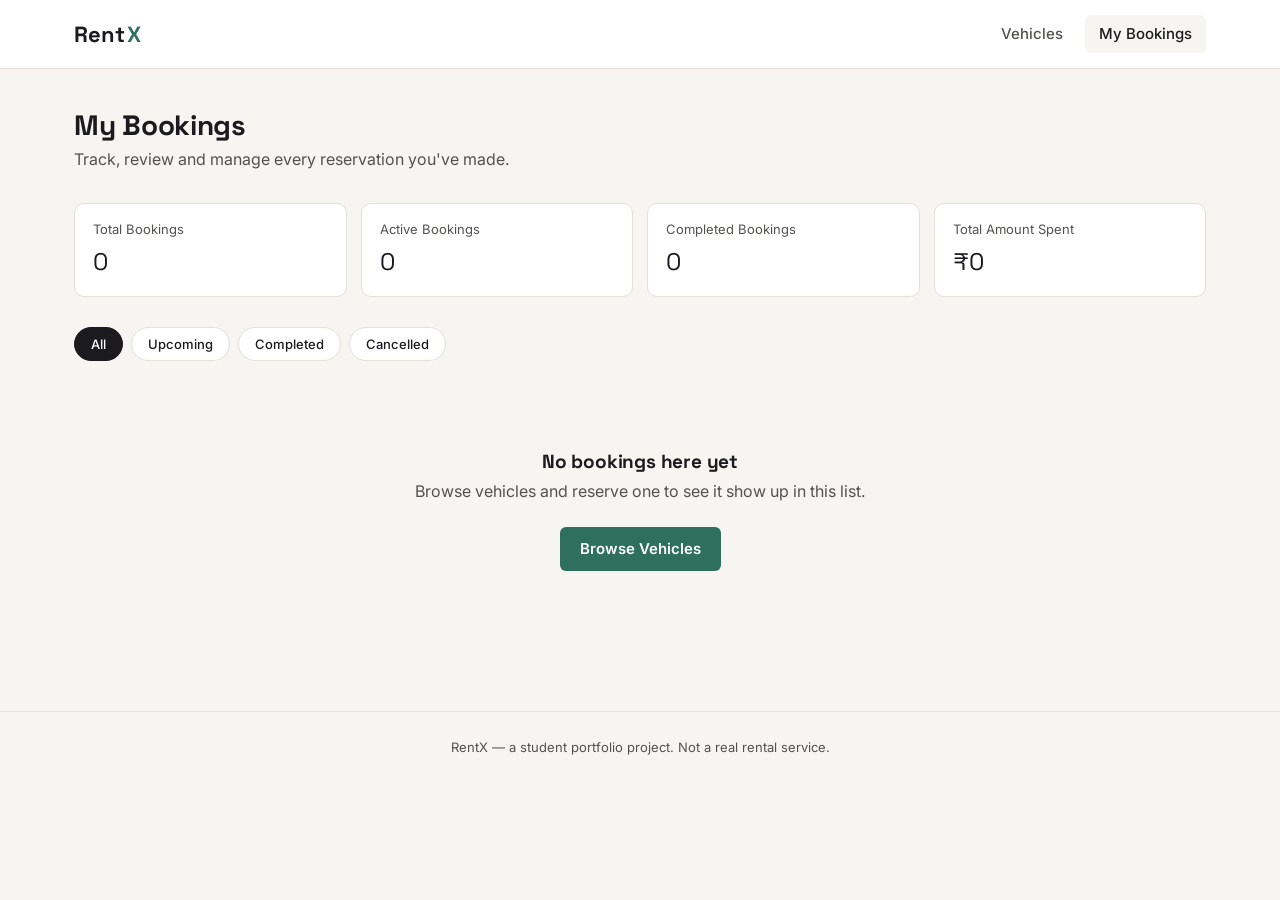
<file: bookings.html>
<!DOCTYPE html>
<html lang="en">
<head>
<meta charset="UTF-8" />
<meta name="viewport" content="width=device-width, initial-scale=1" />
<title>RentX — My Bookings</title>
<link rel="stylesheet" href="css/style.css" />
</head>
<body>

  <nav class="navbar">
    <div class="wrap">
      <div class="logo">Rent<span>X</span></div>
      <div class="nav-links">
        <a href="index.html">Vehicles</a>
        <a href="bookings.html" class="active">My Bookings</a>
      </div>
    </div>
  </nav>

  <header class="page-header">
    <div class="wrap">
      <h1>My Bookings</h1>
      <p>Track, review and manage every reservation you've made.</p>
    </div>
  </header>

  <main class="wrap">
    <div class="summary-grid" id="summaryGrid"></div>

    <div class="status-tabs" id="statusTabs">
      <button data-status="All" class="active">All</button>
      <button data-status="Upcoming">Upcoming</button>
      <button data-status="Completed">Completed</button>
      <button data-status="Cancelled">Cancelled</button>
    </div>

    <div class="bookings-list" id="bookingsList"></div>
  </main>

  <div class="toast" id="toast"></div>

  <footer>RentX — a student portfolio project. Not a real rental service.</footer>

  <script src="js/data.js"></script>
  <script src="js/bookings.js"></script>
</body>
</html>
</file>
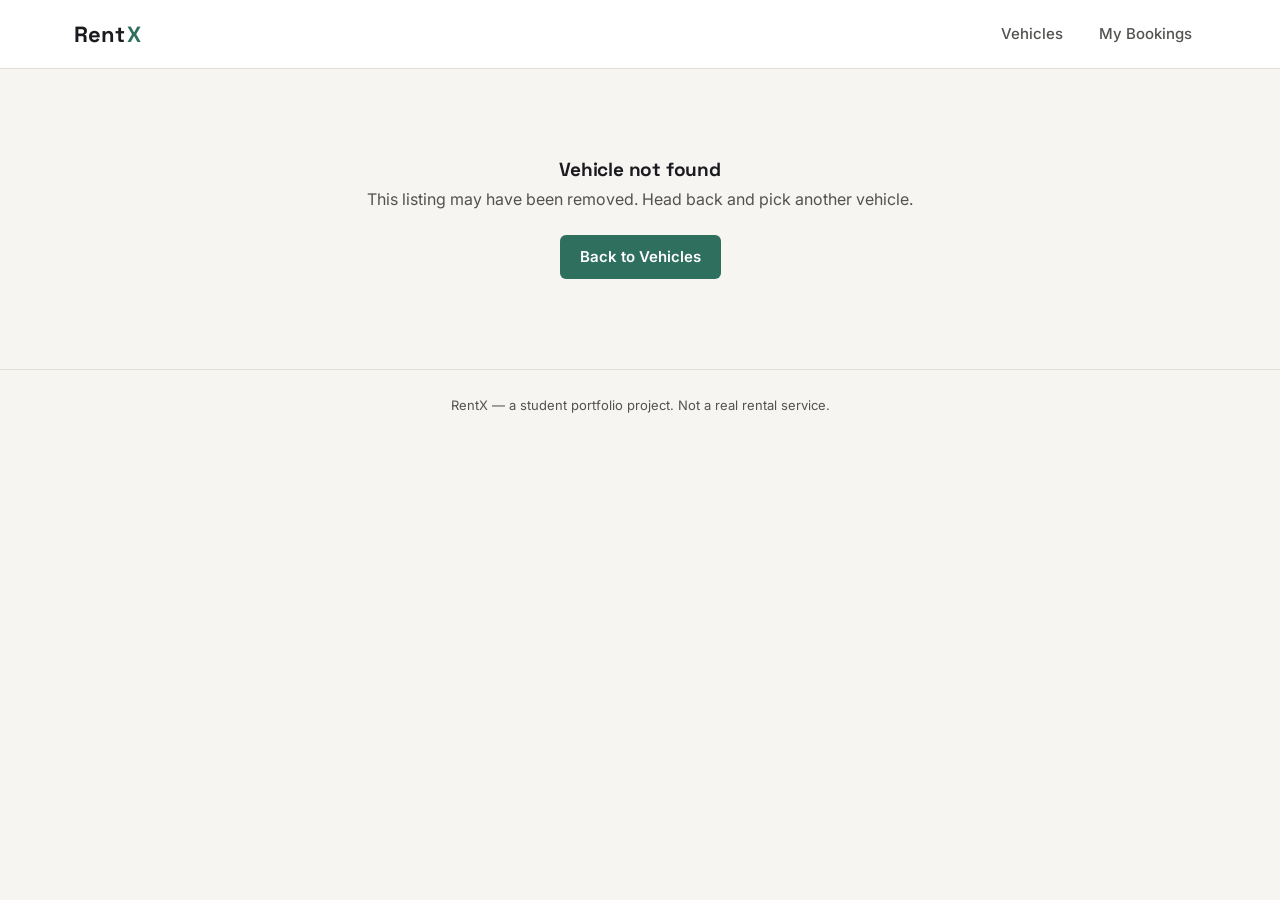
<file: details.html>
<!DOCTYPE html>
<html lang="en">
<head>
<meta charset="UTF-8" />
<meta name="viewport" content="width=device-width, initial-scale=1" />
<title>RentX — Vehicle Details</title>
<link rel="stylesheet" href="css/style.css" />
</head>
<body>

  <nav class="navbar">
    <div class="wrap">
      <div class="logo">Rent<span>X</span></div>
      <div class="nav-links">
        <a href="index.html">Vehicles</a>
        <a href="bookings.html">My Bookings</a>
      </div>
    </div>
  </nav>

  <main class="wrap" id="detailsRoot">
    <!-- Filled by details.js. If no vehicle matches the id in the URL,
         details.js renders a "not found" state here instead. -->
  </main>

  <div class="modal-overlay" id="successModal">
    <div class="modal-card">
      <div class="modal-icon">✓</div>
      <h3>Booking confirmed</h3>
      <p>Your vehicle is reserved. Save this ID for your records.</p>
      <div class="booking-id" id="modalBookingId"></div>
      <button class="btn btn-primary btn-block" id="modalContinue">Go to My Bookings</button>
    </div>
  </div>

  <div class="toast" id="toast"></div>

  <footer>RentX — a student portfolio project. Not a real rental service.</footer>

  <script src="js/data.js"></script>
  <script src="js/details.js"></script>
</body>
</html>
</file>
<file: css/style.css>
/* ============================================================
   RentX — style.css
   Design tokens live as CSS custom properties on :root.
   ============================================================ */

@import url('https://fonts.googleapis.com/css2?family=Space+Grotesk:wght@500;600;700&family=Inter:wght@400;500;600&display=swap');

:root {
  /* Color */
  --ink: #1B1B1F;
  --ink-soft: #52524f;
  --paper: #F7F5F1;
  --paper-raised: #FFFFFF;
  --line: #E4E0D8;
  --teal: #2F6F5E;
  --teal-dark: #234f43;
  --amber: #D98E04;
  --amber-dark: #b57603;
  --danger: #B33A3A;
  --success: #2F6F5E;

  /* Type */
  --font-head: 'Space Grotesk', sans-serif;
  --font-body: 'Inter', sans-serif;

  /* Layout */
  --max-w: 1180px;
  --radius-sm: 6px;
  --radius-md: 10px;
  --radius-lg: 16px;
  --shadow: 0 1px 2px rgba(27,27,31,0.04), 0 8px 24px rgba(27,27,31,0.06);
}

* { box-sizing: border-box; }

html { scroll-behavior: smooth; }

body {
  margin: 0;
  font-family: var(--font-body);
  color: var(--ink);
  background: var(--paper);
  line-height: 1.5;
  -webkit-font-smoothing: antialiased;
}

h1, h2, h3, h4 {
  font-family: var(--font-head);
  margin: 0;
  letter-spacing: -0.01em;
  line-height: 1.15;
}

p { margin: 0; }

a { color: inherit; text-decoration: none; }

img { max-width: 100%; display: block; }

button, input, select {
  font-family: inherit;
  font-size: inherit;
  color: inherit;
}

.wrap {
  max-width: var(--max-w);
  margin: 0 auto;
  padding: 0 24px;
}

:focus-visible {
  outline: 2px solid var(--teal);
  outline-offset: 2px;
}

/* ---------- Navbar ---------- */

.navbar {
  border-bottom: 1px solid var(--line);
  background: var(--paper-raised);
  position: sticky;
  top: 0;
  z-index: 40;
}

.navbar .wrap {
  display: flex;
  align-items: center;
  justify-content: space-between;
  height: 68px;
}

.logo {
  font-family: var(--font-head);
  font-weight: 700;
  font-size: 22px;
  display: flex;
  align-items: baseline;
  gap: 2px;
}

.logo span { color: var(--teal); }

.nav-links {
  display: flex;
  gap: 8px;
  align-items: center;
}

.nav-links a {
  padding: 8px 14px;
  border-radius: var(--radius-sm);
  font-weight: 500;
  font-size: 15px;
  color: var(--ink-soft);
  transition: background 0.15s ease, color 0.15s ease;
}

.nav-links a:hover,
.nav-links a.active {
  background: var(--paper);
  color: var(--ink);
}

/* ---------- Buttons ---------- */

.btn {
  display: inline-flex;
  align-items: center;
  justify-content: center;
  gap: 8px;
  border: none;
  border-radius: var(--radius-sm);
  padding: 11px 20px;
  font-weight: 600;
  font-size: 15px;
  cursor: pointer;
  transition: transform 0.12s ease, background 0.15s ease, box-shadow 0.15s ease;
}

.btn:active { transform: translateY(1px); }

.btn-primary { background: var(--teal); color: #fff; }
.btn-primary:hover { background: var(--teal-dark); }
.btn-primary:disabled {
  background: var(--line);
  color: var(--ink-soft);
  cursor: not-allowed;
}

.btn-amber { background: var(--amber); color: #241a00; }
.btn-amber:hover { background: var(--amber-dark); }

.btn-outline {
  background: transparent;
  border: 1px solid var(--line);
  color: var(--ink);
}
.btn-outline:hover { border-color: var(--ink); }

.btn-danger { background: transparent; color: var(--danger); border: 1px solid #e7c6c6; }
.btn-danger:hover { background: #fbf0f0; }

.btn-sm { padding: 7px 14px; font-size: 13px; }
.btn-block { width: 100%; }

/* ---------- Hero ---------- */

.hero {
  border-bottom: 1px solid var(--line);
  padding: 56px 0 40px;
}

.hero-grid {
  display: grid;
  grid-template-columns: 1.1fr 0.9fr;
  gap: 48px;
  align-items: center;
}

.hero h1 {
  font-size: clamp(32px, 4vw, 46px);
  max-width: 11ch;
}

.hero p.lead {
  margin-top: 14px;
  color: var(--ink-soft);
  font-size: 17px;
  max-width: 42ch;
}

.hero-stats {
  display: flex;
  gap: 28px;
  margin-top: 28px;
}

.hero-stats div strong {
  display: block;
  font-family: var(--font-head);
  font-size: 24px;
}

.hero-stats div span {
  font-size: 13px;
  color: var(--ink-soft);
}

.hero-art {
  border-radius: var(--radius-lg);
  overflow: hidden;
  aspect-ratio: 4 / 3;
  background: linear-gradient(135deg, var(--teal) 0%, var(--teal-dark) 100%);
  position: relative;
}

.hero-art img {
  width: 100%;
  height: 100%;
  object-fit: cover;
  mix-blend-mode: luminosity;
  opacity: 0.85;
}

/* ---------- Search + Filters ---------- */

.controls {
  padding: 28px 0 8px;
}

.search-bar {
  display: flex;
  gap: 10px;
  margin-bottom: 18px;
}

.search-bar input[type="text"] {
  flex: 1;
  padding: 12px 16px;
  border: 1px solid var(--line);
  border-radius: var(--radius-sm);
  background: var(--paper-raised);
}

.search-bar input[type="text"]:focus { border-color: var(--teal); }

.type-tabs {
  display: flex;
  gap: 8px;
  flex-wrap: wrap;
  margin-bottom: 18px;
}

.type-tabs button {
  padding: 9px 18px;
  border-radius: 999px;
  border: 1px solid var(--line);
  background: var(--paper-raised);
  font-weight: 500;
  font-size: 14px;
  cursor: pointer;
  transition: all 0.15s ease;
}

.type-tabs button:hover { border-color: var(--ink); }

.type-tabs button.active {
  background: var(--ink);
  color: #fff;
  border-color: var(--ink);
}

.filter-row {
  display: flex;
  flex-wrap: wrap;
  gap: 12px;
  align-items: center;
  padding: 16px 0;
  border-top: 1px solid var(--line);
  border-bottom: 1px solid var(--line);
  margin-bottom: 24px;
}

.filter-row label {
  font-size: 13px;
  color: var(--ink-soft);
  display: flex;
  flex-direction: column;
  gap: 4px;
  font-weight: 500;
}

.filter-row select,
.filter-row input[type="range"] {
  padding: 8px 10px;
  border: 1px solid var(--line);
  border-radius: var(--radius-sm);
  background: var(--paper-raised);
  min-width: 140px;
}

.filter-row .sort-group { margin-left: auto; }

.price-value {
  font-weight: 600;
  color: var(--teal);
}

/* ---------- Vehicle Grid ---------- */

.section-title {
  display: flex;
  align-items: baseline;
  justify-content: space-between;
  margin-bottom: 16px;
}

.section-title h2 { font-size: 22px; }
.section-title .count { color: var(--ink-soft); font-size: 14px; }

.vehicle-grid {
  display: grid;
  grid-template-columns: repeat(auto-fill, minmax(270px, 1fr));
  gap: 20px;
  padding-bottom: 60px;
}

.vehicle-card {
  background: var(--paper-raised);
  border: 1px solid var(--line);
  border-radius: var(--radius-lg);
  overflow: hidden;
  display: flex;
  flex-direction: column;
  transition: box-shadow 0.2s ease, transform 0.2s ease;
}

.vehicle-card:hover {
  box-shadow: var(--shadow);
  transform: translateY(-2px);
}

.vehicle-card .thumb {
  aspect-ratio: 16 / 10;
  overflow: hidden;
  background: var(--line);
}

.vehicle-card .thumb img {
  width: 100%;
  height: 100%;
  object-fit: cover;
}

.vehicle-card .body {
  padding: 16px 18px 18px;
  display: flex;
  flex-direction: column;
  gap: 10px;
  flex: 1;
}

.vehicle-card .top-row {
  display: flex;
  justify-content: space-between;
  align-items: flex-start;
  gap: 8px;
}

.vehicle-card h3 { font-size: 17px; }

.type-pill {
  font-size: 12px;
  font-weight: 600;
  padding: 3px 10px;
  border-radius: 999px;
  background: #eef3f1;
  color: var(--teal-dark);
  white-space: nowrap;
}

.spec-row {
  display: flex;
  flex-wrap: wrap;
  gap: 6px 14px;
  font-size: 13px;
  color: var(--ink-soft);
}

.spec-row span { display: inline-flex; align-items: center; gap: 5px; }

.card-bottom {
  margin-top: auto;
  display: flex;
  align-items: center;
  justify-content: space-between;
  padding-top: 10px;
  border-top: 1px solid var(--line);
}

.price-tag strong { font-family: var(--font-head); font-size: 19px; }
.price-tag span { font-size: 13px; color: var(--ink-soft); }

.availability {
  font-size: 12px;
  font-weight: 600;
  display: inline-flex;
  align-items: center;
  gap: 5px;
}

.availability.yes { color: var(--success); }
.availability.no { color: var(--danger); }

.availability::before {
  content: "";
  width: 7px;
  height: 7px;
  border-radius: 50%;
  background: currentColor;
}

.empty-state {
  grid-column: 1 / -1;
  text-align: center;
  padding: 70px 20px;
  color: var(--ink-soft);
}

.empty-state h3 { color: var(--ink); margin-bottom: 6px; font-size: 19px; }

/* ---------- Details Page ---------- */

.details-grid {
  display: grid;
  grid-template-columns: 1.1fr 1fr;
  gap: 44px;
  padding: 36px 0 70px;
  align-items: start;
}

.details-media img {
  width: 100%;
  border-radius: var(--radius-lg);
  aspect-ratio: 4 / 3;
  object-fit: cover;
}

.details-specs {
  display: grid;
  grid-template-columns: repeat(3, 1fr);
  gap: 12px;
  margin-top: 18px;
}

.spec-box {
  background: var(--paper-raised);
  border: 1px solid var(--line);
  border-radius: var(--radius-md);
  padding: 12px 14px;
}

.spec-box .label { font-size: 12px; color: var(--ink-soft); }
.spec-box .value { font-family: var(--font-head); font-weight: 600; font-size: 16px; margin-top: 3px; }

.details-header h1 { font-size: 30px; }
.details-header .meta { color: var(--ink-soft); margin-top: 6px; font-size: 15px; }

.price-hero {
  margin-top: 18px;
  display: flex;
  align-items: baseline;
  gap: 8px;
}
.price-hero strong { font-family: var(--font-head); font-size: 30px; }
.price-hero span { color: var(--ink-soft); }

.booking-card {
  background: var(--paper-raised);
  border: 1px solid var(--line);
  border-radius: var(--radius-lg);
  padding: 26px;
}

.booking-card h2 { font-size: 19px; margin-bottom: 4px; }
.booking-card .sub { color: var(--ink-soft); font-size: 14px; margin-bottom: 18px; }

.form-grid {
  display: grid;
  grid-template-columns: 1fr 1fr;
  gap: 14px;
}

.form-field { display: flex; flex-direction: column; gap: 6px; }
.form-field.full { grid-column: 1 / -1; }

.form-field label { font-size: 13px; font-weight: 500; color: var(--ink-soft); }

.form-field input {
  padding: 11px 13px;
  border: 1px solid var(--line);
  border-radius: var(--radius-sm);
  background: var(--paper);
}

.form-field input:focus { border-color: var(--teal); background: var(--paper-raised); }
.form-field input.invalid { border-color: var(--danger); }

.field-error {
  font-size: 12px;
  color: var(--danger);
  min-height: 15px;
}

.price-breakdown {
  margin-top: 20px;
  border-top: 1px solid var(--line);
  padding-top: 16px;
  display: flex;
  flex-direction: column;
  gap: 8px;
  font-size: 14px;
}

.price-breakdown .row {
  display: flex;
  justify-content: space-between;
  color: var(--ink-soft);
}

.price-breakdown .row.total {
  color: var(--ink);
  font-weight: 700;
  font-size: 17px;
  border-top: 1px dashed var(--line);
  padding-top: 10px;
  margin-top: 4px;
}

.price-breakdown .row.total span:last-child { font-family: var(--font-head); }

/* ---------- Toast / Modal ---------- */

.toast {
  position: fixed;
  bottom: 24px;
  right: 24px;
  background: var(--ink);
  color: #fff;
  padding: 14px 20px;
  border-radius: var(--radius-md);
  font-size: 14px;
  box-shadow: var(--shadow);
  z-index: 100;
  transform: translateY(12px);
  opacity: 0;
  transition: transform 0.25s ease, opacity 0.25s ease;
  pointer-events: none;
}

.toast.show { transform: translateY(0); opacity: 1; }
.toast.error { background: var(--danger); }

.modal-overlay {
  position: fixed;
  inset: 0;
  background: rgba(27,27,31,0.5);
  display: flex;
  align-items: center;
  justify-content: center;
  z-index: 90;
  opacity: 0;
  pointer-events: none;
  transition: opacity 0.2s ease;
}

.modal-overlay.show { opacity: 1; pointer-events: auto; }

.modal-card {
  background: var(--paper-raised);
  border-radius: var(--radius-lg);
  padding: 34px;
  max-width: 380px;
  text-align: center;
  transform: scale(0.96);
  transition: transform 0.2s ease;
}

.modal-overlay.show .modal-card { transform: scale(1); }

.modal-icon {
  width: 56px;
  height: 56px;
  border-radius: 50%;
  background: #eef3f1;
  color: var(--teal);
  display: flex;
  align-items: center;
  justify-content: center;
  margin: 0 auto 16px;
  font-size: 28px;
}

.modal-card h3 { font-size: 19px; margin-bottom: 8px; }
.modal-card p { color: var(--ink-soft); font-size: 14px; margin-bottom: 4px; }
.modal-card .booking-id {
  font-family: var(--font-head);
  font-weight: 600;
  color: var(--teal);
  margin: 10px 0 20px;
  font-size: 15px;
}

/* ---------- Bookings Page ---------- */

.page-header { padding: 40px 0 8px; }
.page-header h1 { font-size: 28px; }
.page-header p { color: var(--ink-soft); margin-top: 6px; }

.summary-grid {
  display: grid;
  grid-template-columns: repeat(4, 1fr);
  gap: 14px;
  margin: 24px 0 30px;
}

.summary-card {
  background: var(--paper-raised);
  border: 1px solid var(--line);
  border-radius: var(--radius-md);
  padding: 16px 18px;
}

.summary-card .label { font-size: 13px; color: var(--ink-soft); }
.summary-card .value { font-family: var(--font-head); font-size: 24px; margin-top: 4px; }

.status-tabs {
  display: flex;
  gap: 8px;
  margin-bottom: 20px;
}

.status-tabs button {
  padding: 8px 16px;
  border-radius: 999px;
  border: 1px solid var(--line);
  background: var(--paper-raised);
  font-size: 13px;
  font-weight: 500;
  cursor: pointer;
}

.status-tabs button.active { background: var(--ink); color: #fff; border-color: var(--ink); }

.bookings-list {
  display: flex;
  flex-direction: column;
  gap: 12px;
  padding-bottom: 70px;
}

.booking-row {
  background: var(--paper-raised);
  border: 1px solid var(--line);
  border-radius: var(--radius-md);
  padding: 16px 20px;
  display: grid;
  grid-template-columns: 1.4fr 1fr 1fr 0.8fr 1fr auto;
  gap: 14px;
  align-items: center;
}

.booking-row .field .label { font-size: 12px; color: var(--ink-soft); }
.booking-row .field .value { font-weight: 600; font-size: 14px; margin-top: 2px; }

.status-badge {
  font-size: 12px;
  font-weight: 600;
  padding: 4px 10px;
  border-radius: 999px;
  display: inline-block;
  width: fit-content;
}

.status-badge.upcoming { background: #eef3f1; color: var(--teal-dark); }
.status-badge.completed { background: #eef0f3; color: #34496b; }
.status-badge.cancelled { background: #f7eaea; color: var(--danger); }

.empty-bookings {
  text-align: center;
  padding: 70px 20px;
  color: var(--ink-soft);
}

.empty-bookings h3 { color: var(--ink); font-size: 19px; margin-bottom: 6px; }

/* ---------- Footer ---------- */

footer {
  border-top: 1px solid var(--line);
  padding: 26px 0;
  color: var(--ink-soft);
  font-size: 13px;
  text-align: center;
}

/* ---------- Responsive ---------- */

@media (max-width: 860px) {
  .hero-grid { grid-template-columns: 1fr; }
  .hero-art { order: -1; aspect-ratio: 16/9; }
  .details-grid { grid-template-columns: 1fr; }
  .summary-grid { grid-template-columns: repeat(2, 1fr); }
  .booking-row {
    grid-template-columns: 1fr 1fr;
    row-gap: 10px;
  }
  .filter-row .sort-group { margin-left: 0; }
}

@media (max-width: 560px) {
  .details-specs { grid-template-columns: repeat(2, 1fr); }
  .form-grid { grid-template-columns: 1fr; }
  .summary-grid { grid-template-columns: 1fr 1fr; }
  .toast { left: 16px; right: 16px; bottom: 16px; }
  .booking-row { grid-template-columns: 1fr; }
}

@media (prefers-reduced-motion: reduce) {
  * { transition: none !important; animation: none !important; }
}
</file>
